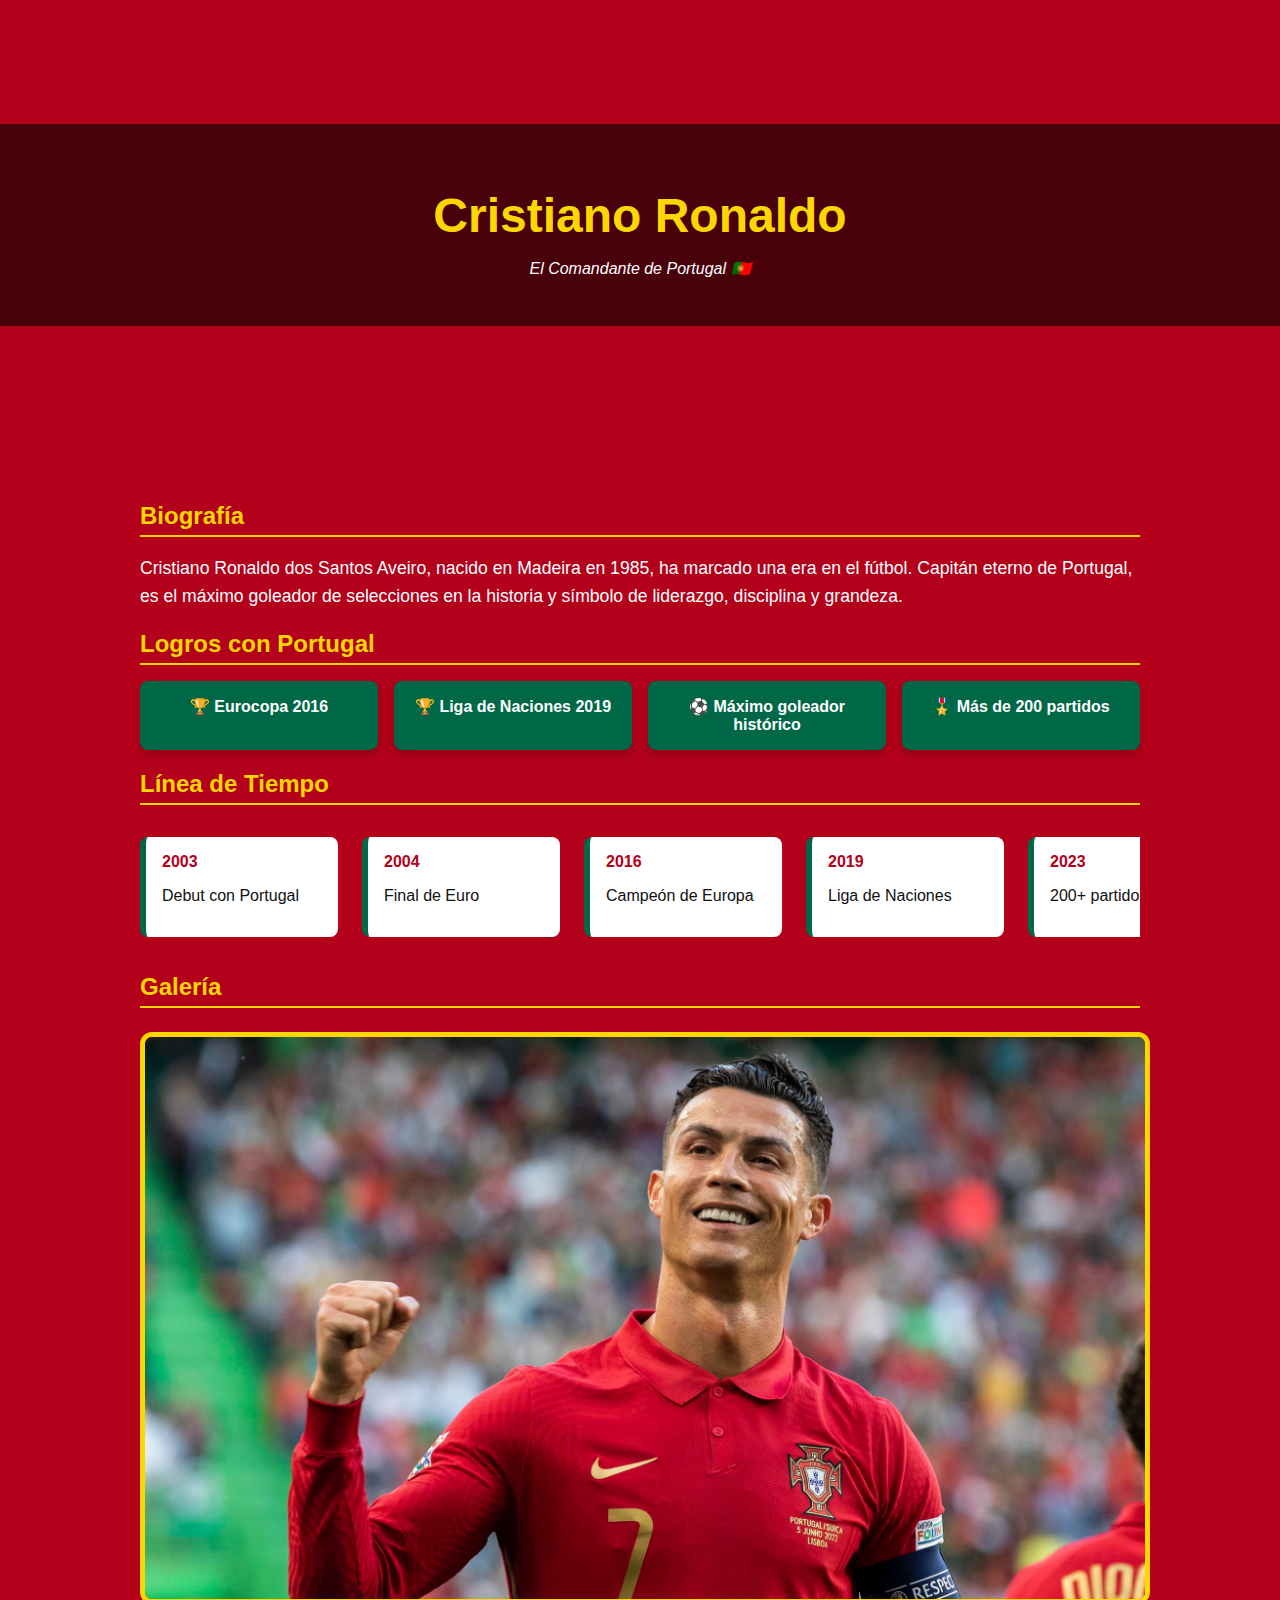
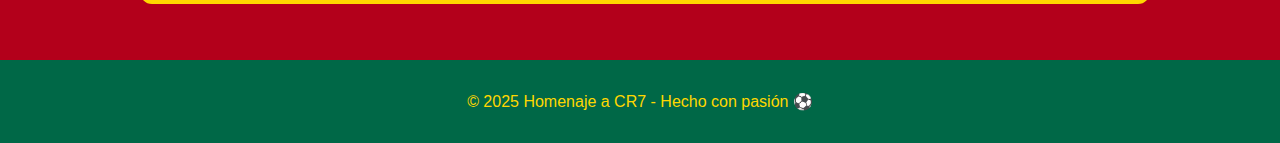
<file: Pagina de Cristiano/index.html>
<!DOCTYPE html>
<html lang="es">
<head>
  <meta charset="UTF-8" />
  <meta name="viewport" content="width=device-width, initial-scale=1.0" />
  <title>Cristiano Ronaldo - Portugal</title>
  <link rel="stylesheet" href="styles.css" />
</head>
<body>
  <header>
    <div class="overlay">
      <h1>Cristiano Ronaldo</h1>
      <p>El Comandante de Portugal 🇵🇹</p>
    </div>
  </header>

  <main>
    <section class="biografia">
      <h2>Biografía</h2>
      <p>
        Cristiano Ronaldo dos Santos Aveiro, nacido en Madeira en 1985, ha marcado una era en el fútbol. Capitán eterno de Portugal, es el máximo goleador de selecciones en la historia y símbolo de liderazgo, disciplina y grandeza.
      </p>
    </section>

    <section class="logros">
      <h2>Logros con Portugal</h2>
      <div class="cards">
        <div class="card">🏆 Eurocopa 2016</div>
        <div class="card">🏆 Liga de Naciones 2019</div>
        <div class="card">⚽ Máximo goleador histórico</div>
        <div class="card">🎖️ Más de 200 partidos</div>
      </div>
    </section>

    <section class="timeline">
      <h2>Línea de Tiempo</h2>
      <div class="linea">
        <div class="evento"><span>2003</span><p>Debut con Portugal</p></div>
        <div class="evento"><span>2004</span><p>Final de Euro</p></div>
        <div class="evento"><span>2016</span><p>Campeón de Europa</p></div>
        <div class="evento"><span>2019</span><p>Liga de Naciones</p></div>
        <div class="evento"><span>2023</span><p>200+ partidos</p></div>
      </div>
    </section>

    <section class="galeria">
      <h2>Galería</h2>
      <img src="img/cr7.png" alt="Cristiano Ronaldo con Portugal">
    </section>
  </main>

  <footer>
    <p>&copy; 2025 Homenaje a CR7 - Hecho con pasión ⚽</p>
  </footer>
</body>
</html>
</file>
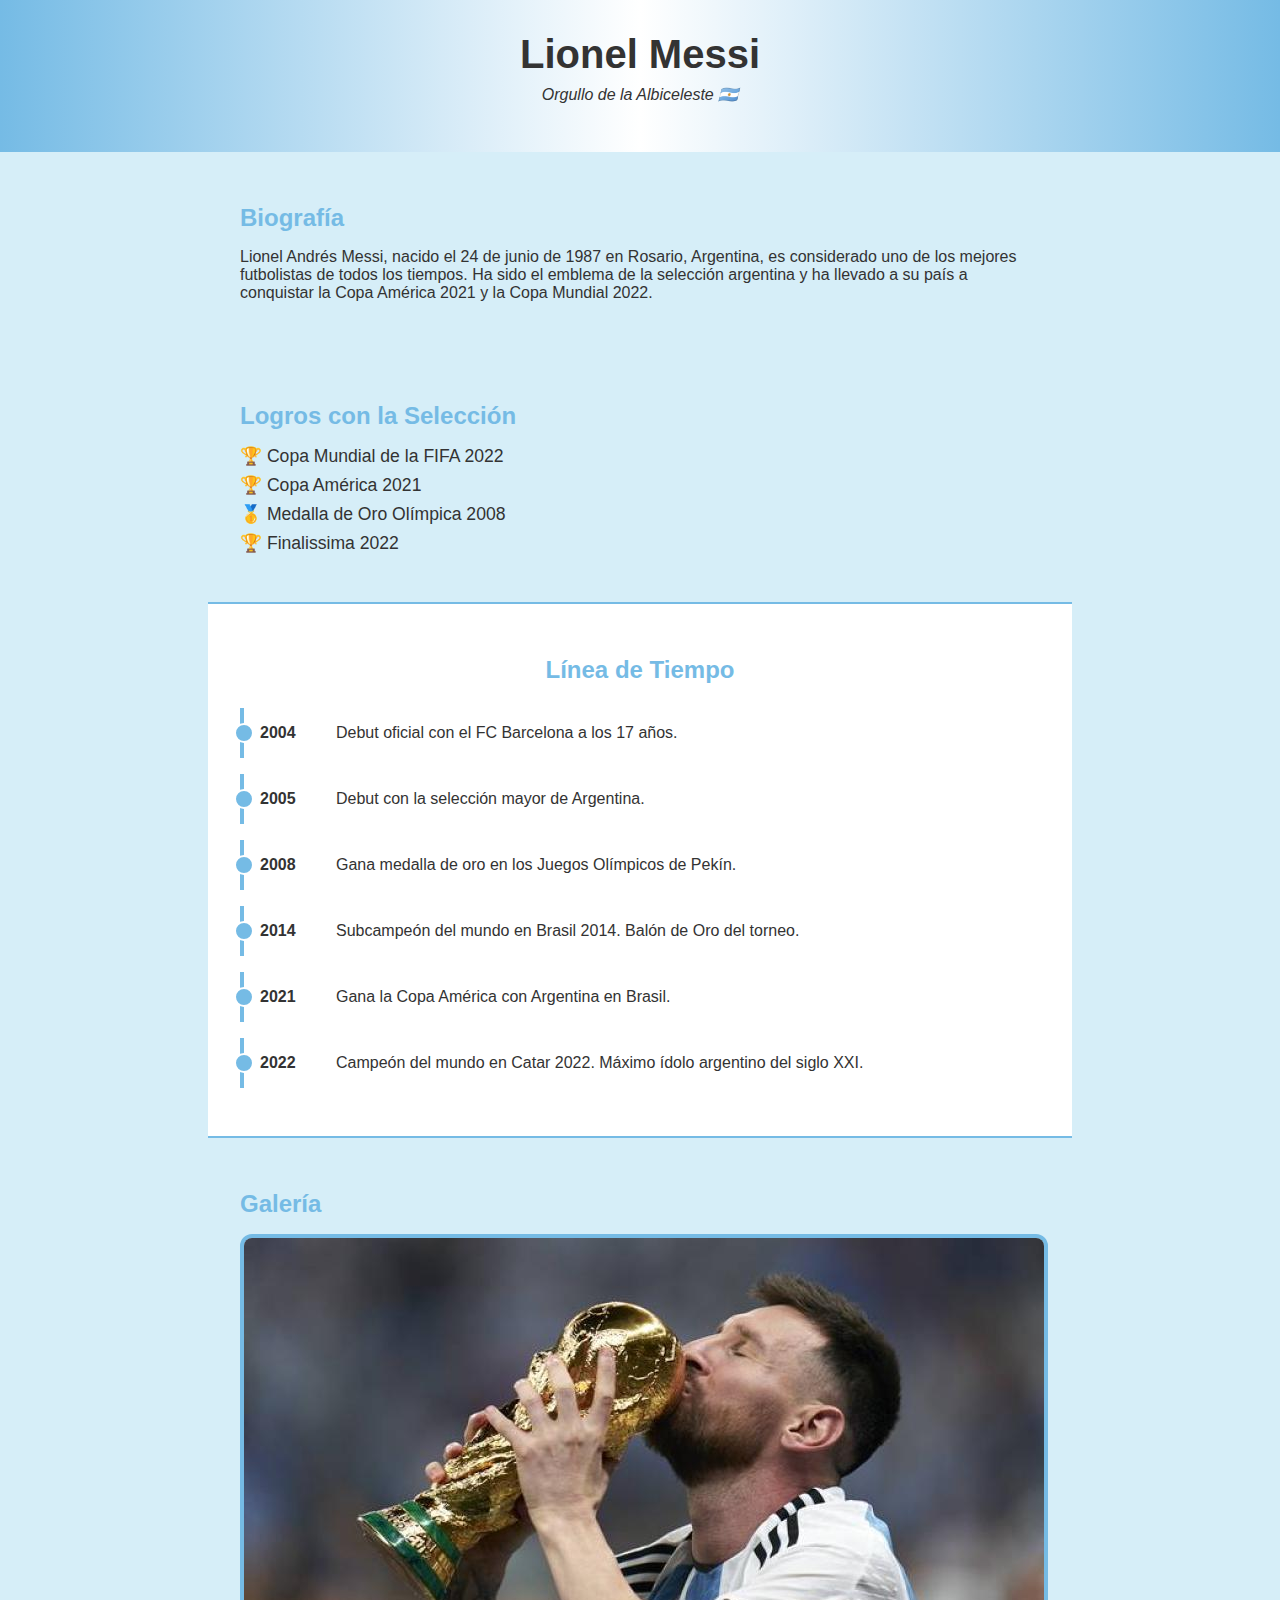
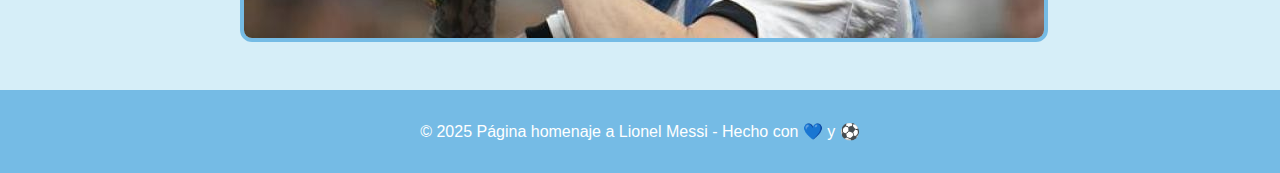
<file: Pagina de messi/index.html>
<!DOCTYPE html>
<html lang="es">
<head>
  <meta charset="UTF-8" />
  <meta name="viewport" content="width=device-width, initial-scale=1.0" />
  <title>Lionel Messi - Albiceleste</title>
  <link rel="stylesheet" href="styles.css" />
</head>
<body>
  <header>
    <h1>Lionel Messi</h1>
    <p>Orgullo de la Albiceleste 🇦🇷</p>
  </header>

  <section class="biografia">
    <h2>Biografía</h2>
    <p>
      Lionel Andrés Messi, nacido el 24 de junio de 1987 en Rosario, Argentina, es considerado uno de los mejores futbolistas de todos los tiempos. Ha sido el emblema de la selección argentina y ha llevado a su país a conquistar la Copa América 2021 y la Copa Mundial 2022.
    </p>
  </section>

  <section class="logros">
    <h2>Logros con la Selección</h2>
    <ul>
      <li>🏆 Copa Mundial de la FIFA 2022</li>
      <li>🏆 Copa América 2021</li>
      <li>🥇 Medalla de Oro Olímpica 2008</li>
      <li>🏆 Finalissima 2022</li>
    </ul>
  </section>

  <section class="timeline">
    <h2>Línea de Tiempo</h2>
    <div class="evento">
      <span class="año">2004</span>
      <p>Debut oficial con el FC Barcelona a los 17 años.</p>
    </div>
    <div class="evento">
      <span class="año">2005</span>
      <p>Debut con la selección mayor de Argentina.</p>
    </div>
    <div class="evento">
      <span class="año">2008</span>
      <p>Gana medalla de oro en los Juegos Olímpicos de Pekín.</p>
    </div>
    <div class="evento">
      <span class="año">2014</span>
      <p>Subcampeón del mundo en Brasil 2014. Balón de Oro del torneo.</p>
    </div>
    <div class="evento">
      <span class="año">2021</span>
      <p>Gana la Copa América con Argentina en Brasil.</p>
    </div>
    <div class="evento">
      <span class="año">2022</span>
      <p>Campeón del mundo en Catar 2022. Máximo ídolo argentino del siglo XXI.</p>
    </div>
  </section>

  <section class="galeria">
    <h2>Galería</h2>
    <img src="img/lionel-messi.jpg" alt="Messi levantando la copa del mundo">
  </section>

  <footer>
    <p>&copy; 2025 Página homenaje a Lionel Messi - Hecho con 💙 y ⚽</p>
  </footer>
</body>
</html>
</file>
<file: Pagina de Cristiano/styles.css>
:root {
    --rojo: #b3001b;
    --verde: #006847;
    --dorado: #FFD700;
    --blanco: #fff;
    --negro: #111;
  }
  
  body {
    margin: 0;
    font-family: 'Segoe UI', sans-serif;
    background-color: var(--rojo);
    color: var(--blanco);
  }
  
  header {
    background: url('https://upload.wikimedia.org/wikipedia/commons/b/bc/Cristiano_Ronaldo_2018.jpg') no-repeat center center/cover;
    height: 50vh;
    position: relative;
    display: flex;
    align-items: center;
    justify-content: center;
  }
  
  .overlay {
    background-color: rgba(0, 0, 0, 0.6);
    text-align: center;
    padding: 2rem;
    width: 100%;
  }
  
  .overlay h1 {
    font-size: 3rem;
    color: var(--dorado);
    margin-bottom: 0.5rem;
  }
  
  .overlay p {
    font-style: italic;
    color: var(--blanco);
  }
  
  main {
    padding: 2rem;
    max-width: 1000px;
    margin: auto;
  }
  
  h2 {
    color: var(--dorado);
    border-bottom: 2px solid var(--dorado);
    padding-bottom: 0.3rem;
    margin-bottom: 1rem;
  }
  
  .biografia p {
    font-size: 1.1rem;
    line-height: 1.6;
  }
  
  .cards {
    display: grid;
    grid-template-columns: repeat(auto-fit, minmax(200px, 1fr));
    gap: 1rem;
    margin-top: 1rem;
  }
  
  .card {
    background-color: var(--verde);
    padding: 1rem;
    border-radius: 8px;
    text-align: center;
    font-weight: bold;
    color: var(--blanco);
    box-shadow: 0 4px 8px rgba(0, 0, 0, 0.2);
  }
  
  .timeline .linea {
    display: flex;
    overflow-x: auto;
    gap: 1.5rem;
    padding: 1rem 0;
    scroll-snap-type: x mandatory;
  }
  
  .timeline .evento {
    min-width: 160px;
    background-color: var(--blanco);
    color: var(--negro);
    padding: 1rem;
    border-left: 6px solid var(--verde);
    border-radius: 8px;
    scroll-snap-align: start;
  }
  
  .timeline .evento span {
    font-weight: bold;
    color: var(--rojo);
    display: block;
    margin-bottom: 0.5rem;
  }
  
  .galeria img {
    display: block;
    width: 100%;
    margin: 1.5rem auto;
    border-radius: 12px;
    border: 5px solid var(--dorado);
  }
  
  footer {
    text-align: center;
    padding: 1rem;
    background-color: var(--verde);
    color: var(--dorado);
  }
</file>
<file: Pagina de messi/styles.css>
:root {
    --celeste: #75BBE5;
    --celeste-claro: #D6EEF8;
    --blanco: #ffffff;
    --gris-oscuro: #333;
  }
  
  body {
    font-family: 'Segoe UI', sans-serif;
    margin: 0;
    padding: 0;
    background-color: var(--celeste-claro);
    color: var(--gris-oscuro);
  }
  
  header {
    background: linear-gradient(to right, var(--celeste), var(--blanco), var(--celeste));
    text-align: center;
    padding: 2rem 1rem;
    color: var(--gris-oscuro);
  }
  
  header h1 {
    font-size: 2.5rem;
    margin: 0;
  }
  
  header p {
    font-style: italic;
    margin-top: 0.5rem;
  }
  
  section {
    padding: 2rem;
    max-width: 800px;
    margin: auto;
  }
  
  section h2 {
    color: var(--celeste);
    margin-bottom: 1rem;
  }
  
  ul {
    list-style-type: none;
    padding-left: 0;
  }
  
  ul li {
    margin-bottom: 0.5rem;
    font-size: 1.1rem;
  }
  
  .galeria img {
    max-width: 100%;
    height: auto;
    display: block;
    margin: 1rem auto;
    border: 4px solid var(--celeste);
    border-radius: 12px;
  }
  
  /* Línea de tiempo */
  .timeline {
    background-color: var(--blanco);
    padding: 2rem;
    border-top: 2px solid var(--celeste);
    border-bottom: 2px solid var(--celeste);
  }
  
  .timeline h2 {
    text-align: center;
    margin-bottom: 1.5rem;
    color: var(--celeste);
  }
  
  .evento {
    display: flex;
    align-items: center;
    margin-bottom: 1rem;
    padding-left: 1rem;
    border-left: 4px solid var(--celeste);
    position: relative;
  }
  
  .evento::before {
    content: '';
    position: absolute;
    left: -10px;
    width: 16px;
    height: 16px;
    background-color: var(--celeste);
    border-radius: 50%;
    border: 2px solid var(--blanco);
  }
  
  .año {
    font-weight: bold;
    margin-right: 1rem;
    color: var(--gris-oscuro);
    min-width: 60px;
  }
  
  footer {
    text-align: center;
    padding: 1rem;
    background-color: var(--celeste);
    color: var(--blanco);
  }
</file>
